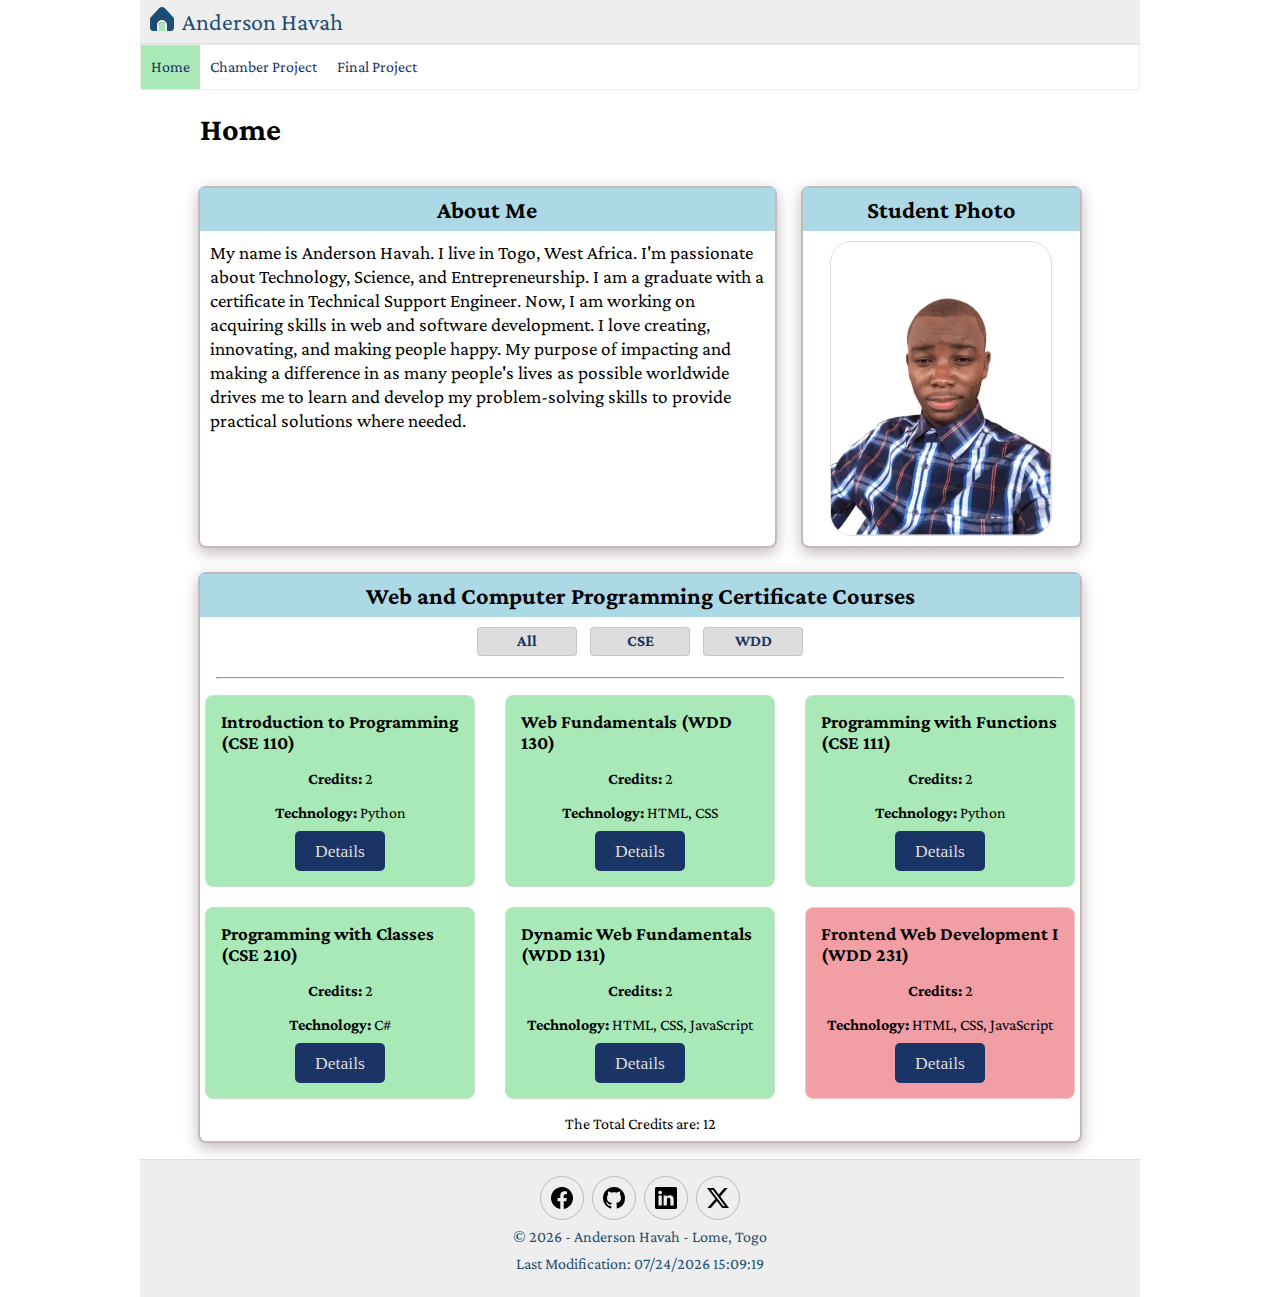
<file: index.html>
<!DOCTYPE html>
<html lang="en-US">

<head>
    <meta charset="UTF-8">
    <meta name="viewport" content="width=device-width, initial-scale=1.0">
    <meta name="description"
        content="This is the home page for the WDD 231 course for the student Anderson Havah. It includes information about the course, student details, and a list of courses with credits.">
    <meta name="author" content="Anderson Havah">

    <title>WDD 231 Course Home Page | Anderson Havah</title>

    <!-- Meta OG Tags -->
    <meta property="og:title" content="Anderson Havah | WDD 231 Course Home Page">
    <meta property="og:type" content="website">
    <meta property="og:image"
        content="https://andersonhavah.github.io/wdd231/chamber/images/meta-tag-image.webp">
    <meta property="og:url" content="https://andersonhavah.github.io/wdd231/index.html">
    <meta property="og:description"
        content="Anderson Havah's WDD 231 - Web Frontend Development I, home page. This page includes information about the course, student details, and a list of courses with credits.">
    <meta property="og:locale" content="en_US">

    <!-- Styles Sheets -->
    <link rel="stylesheet" href="styles/normalize.css">
    <link rel="stylesheet" href="styles/small.css">
    <link rel="stylesheet" href="styles/larger.css">

    <!-- Favicon -->
     <link rel="icon" href="favicon.ico" type="image/x-icon">

    <!-- Scripts -->
    <script src="scripts/navigation.js" defer></script>
    <script src="scripts/date.js" defer></script>
    <script src="scripts/course.js" defer></script>

    <!-- Google font -->
    <link rel="preconnect" href="https://fonts.googleapis.com">
    <link rel="preconnect" href="https://fonts.gstatic.com" crossorigin>
    <link href="https://fonts.googleapis.com/css2?family=Crimson+Pro&display=swap" rel="stylesheet">


</head>

<body>
    <header>
        <img src="images/home.svg" alt="Site Logo" width="512" height="512">
        <span>Anderson Havah</span>
        <button id="ham-btn" class="hamburger" aria-label="Toggle Navigation"></button>
    </header>
    <nav id="nav-bar" class="navigation">
        <ul>
            <li class="current"><a href="index.html">Home</a></li>
            <li><a href="chamber/index.html">Chamber Project</a></li>
            <li><a href="final/index.html">Final Project</a></li>
        </ul>
    </nav>
    <main>
        <h1>Home</h1>
        <section class="card-aboutme">
            <h2>About Me</h2>
            <p>
                My name is Anderson Havah. I live in Togo, West Africa.
                I'm passionate about Technology, Science, and Entrepreneurship.
                I am a graduate with a certificate in Technical Support Engineer.
                Now, I am working on acquiring skills in web and software development.
                I love creating, innovating, and making people happy.
                My purpose of impacting and making a difference in as many people's lives as possible worldwide
                drives me to learn and develop my problem-solving skills to provide practical solutions where needed.
            </p>
        </section>
        
        <section class="card-photo">
            <h2>Student Photo</h2>
            <figure>
                <img src="images/anderson-photo.webp" alt="Anderson Havah">
            </figure>
        </section>
        
        <section class="card-certificate">
            <h2>Web and Computer Programming Certificate Courses</h2>
            <div class="filters">
                <button id="all">All</button>
                <button id="cse">CSE</button>
                <button id="wdd">WDD</button>
            </div>
            <hr>
            <div id="courses"></div>
            <p>The Total Credits are: <span id="total-credits">0</span></p>
        </section>
        
        <dialog id="courses-details"></dialog>
    </main>

    <footer>
        <div class="social">
            <a href="https://www.facebook.com/anderson.havah" target="_blank"><img src="images/facebook.svg" alt="facebook" width="16" height="16"></a>
            <a href="https://github.com/andersonhavah" target="_blank"><img src="images/github.svg" alt="github icon" width="16" height="16"></a>
            <a href="https://www.linkedin.com/in/anderson-havah/" target="_blank"><img src="images/linkedin.svg" alt="linkedin" width="16" height="16"></a>
            <a href="https://x.com/havahanderson" target="_blank"><img src="images/twitter-x.svg" alt="x (old twitter)" width="16" height="16"></a>

        </div>

        <p>&copy; <span id="currentYear"></span> - Anderson Havah - Lome, Togo</p>
        <p id="lastModified"></p>
    </footer>

</body>

</html>
</file>
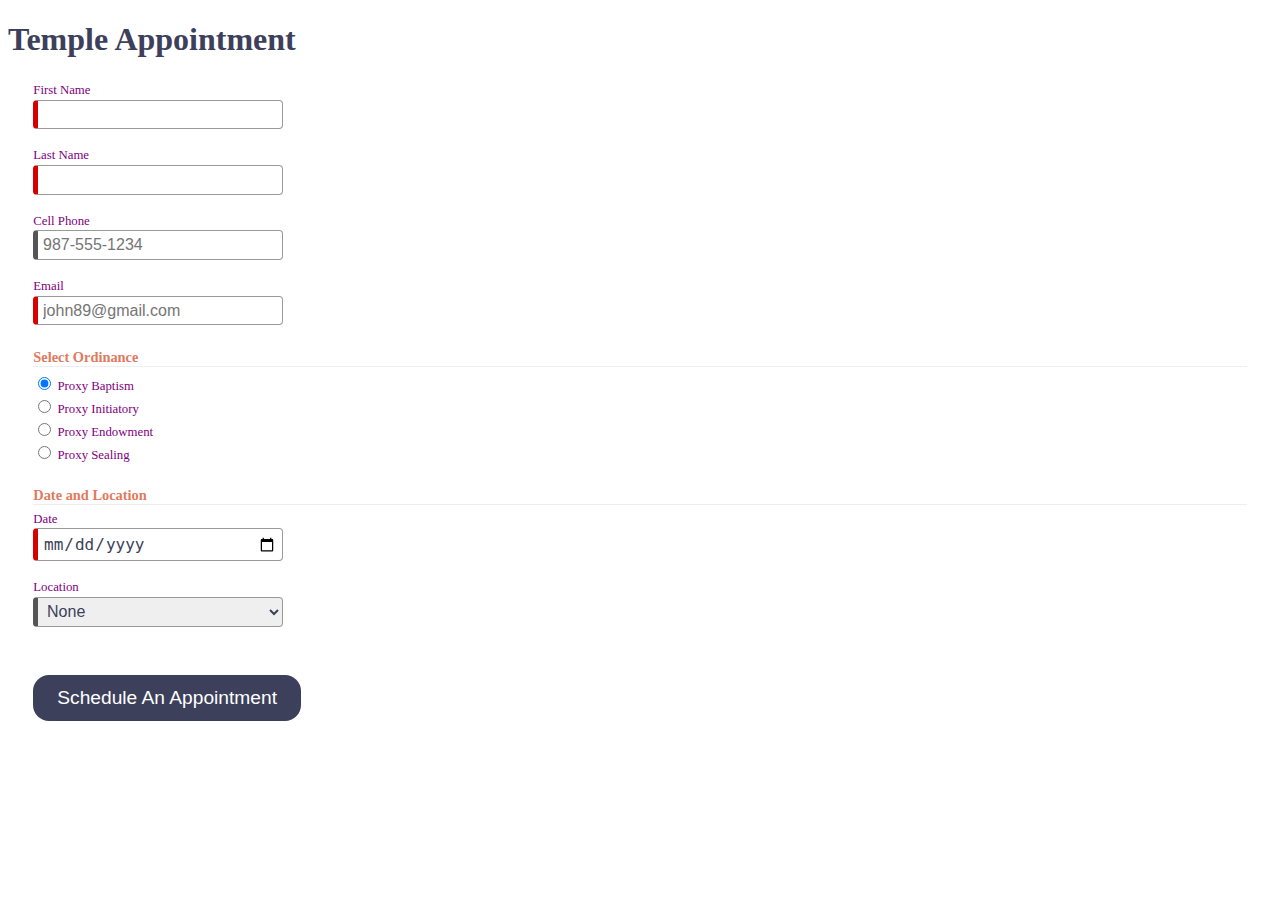
<file: advanced-form/index.html>
<!DOCTYPE html>
<html lang="en">

<head>
  <meta charset="UTF-8">
  <meta name="viewport" content="width=device-width, initial-scale=1.0">
  <meta name="description" content="Advanced Form Example using URLsearch parameters.">
  <meta name="author" content="Anderson Havah">

  <link rel="stylesheet" href="styles/small.css">
  <link rel="stylesheet" href="styles/large.css">

  <title>Advanced Form Example</title>
</head>

<body>

  <main>
    <h1>Temple Appointment</h1>

    <form method="GET" action="thanks.html" class="designOne">
      <label>First Name <input type="text" name="first" required autocomplete="given-name"
          title="Your First Name"></label>
      <label>Last Name <input type="text" name="last" required autocomplete="family-name"
          title="Your Last Name"></label>
      <label>Cell Phone <input type="tel" name="phone" autocomplete="tel" title="A Phone Number with dashes"
          placeholder="987-555-1234"></label>
      <label>Email <input type="email" name="email" required placeholder="john89@gmail.com" title="Your Email"
          autocomplete="email"></label>


      <h3>Select Ordinance</h3>
      <label><input type="radio" name="ordinance" value="Baptism" checked> Proxy Baptism</label>
      <label><input type="radio" name="ordinance" value="Initiatory"> Proxy Initiatory</label>
      <label><input type="radio" name="ordinance" value="Endowment"> Proxy Endowment</label>
      <label><input type="radio" name="ordinance" value="Sealing"> Proxy Sealing</label>


      <h3>Date and Location</h3>
      <label>Date <input type="date" name="date" required></label>

      <label>Location
        <select name="location" required>
          <option value="">None</option>
          <option value="Payson">Payson</option>
          <option value="Orem">Orem</option>
          <option value="Provo City Center">Provo City Center</option>
        </select>
      </label>

      <input type="submit" value="Schedule An Appointment">
    </form>


  </main>

</body>

</html>
</file>
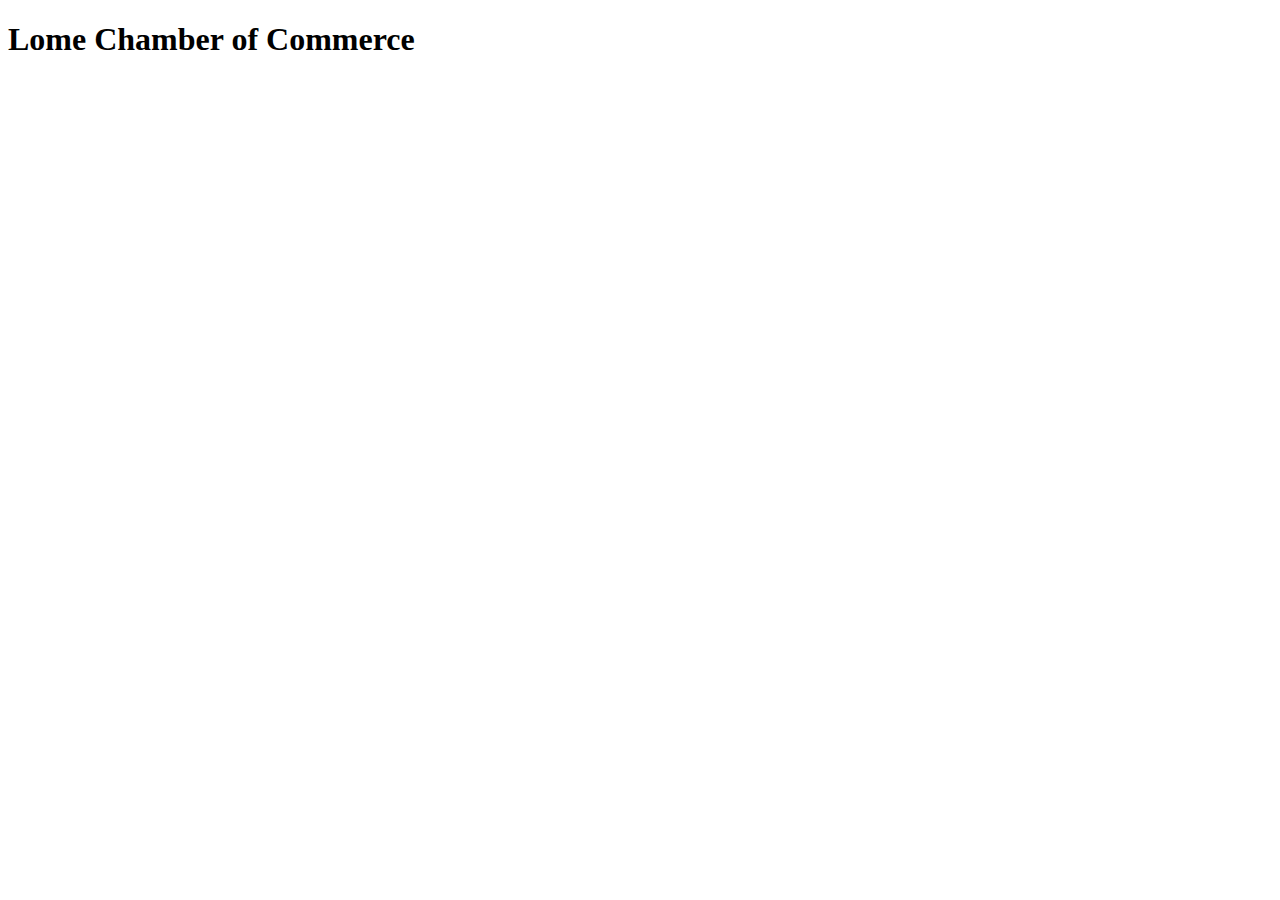
<file: chamber/index.html>
<!DOCTYPE html>
<html lang="en">

<head>
    <meta charset="UTF-8">
    <meta name="viewport" content="width=device-width, initial-scale=1.0">
    <title>Document</title>
</head>

<body>
    <h1>Lome Chamber of Commerce</h1>
</body>

</html>
</file>
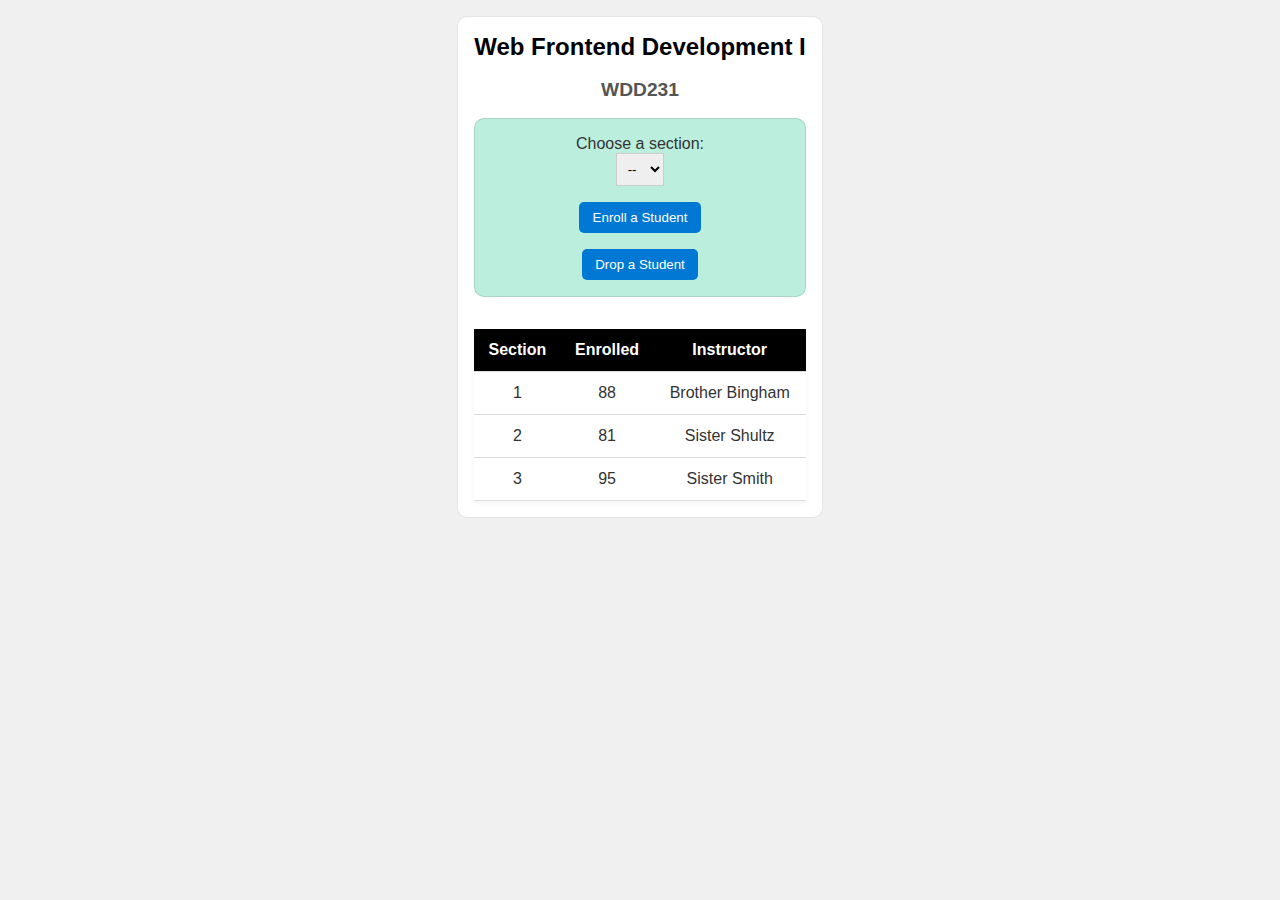
<file: modules.html>
<!DOCTYPE html>
<html lang="en">

<head>
    <meta charset="UTF-8">
    <meta name="viewport" content="width=device-width, initial-scale=1.0">
    <title>Modules Example: Course and Sections</title>
    <link rel="stylesheet" href="styles/modules.css">
    <script type="module" src="scripts/modules.js"></script>
</head>

<body>
    <main>
        <h1 id="courseName"></h1>
        <h2 id="courseCode"></h2>

        <div id="enrollment">
            <p>Choose a section:</p>
            <select id="sectionNumber">
                <option value="0" disabled selected>--</option>
            </select>
            <button id="enrollStudent">Enroll a Student</button>
            <button id="dropStudent">Drop a Student</button>
        </div>

        <table>
            <thead>
                <tr>
                    <th>Section</th>
                    <th>Enrolled</th>
                    <th>Instructor</th>
                </tr>
            </thead>
            <tbody id="sections"></tbody>
        </table>
    </main>
</body>

</html>
</file>
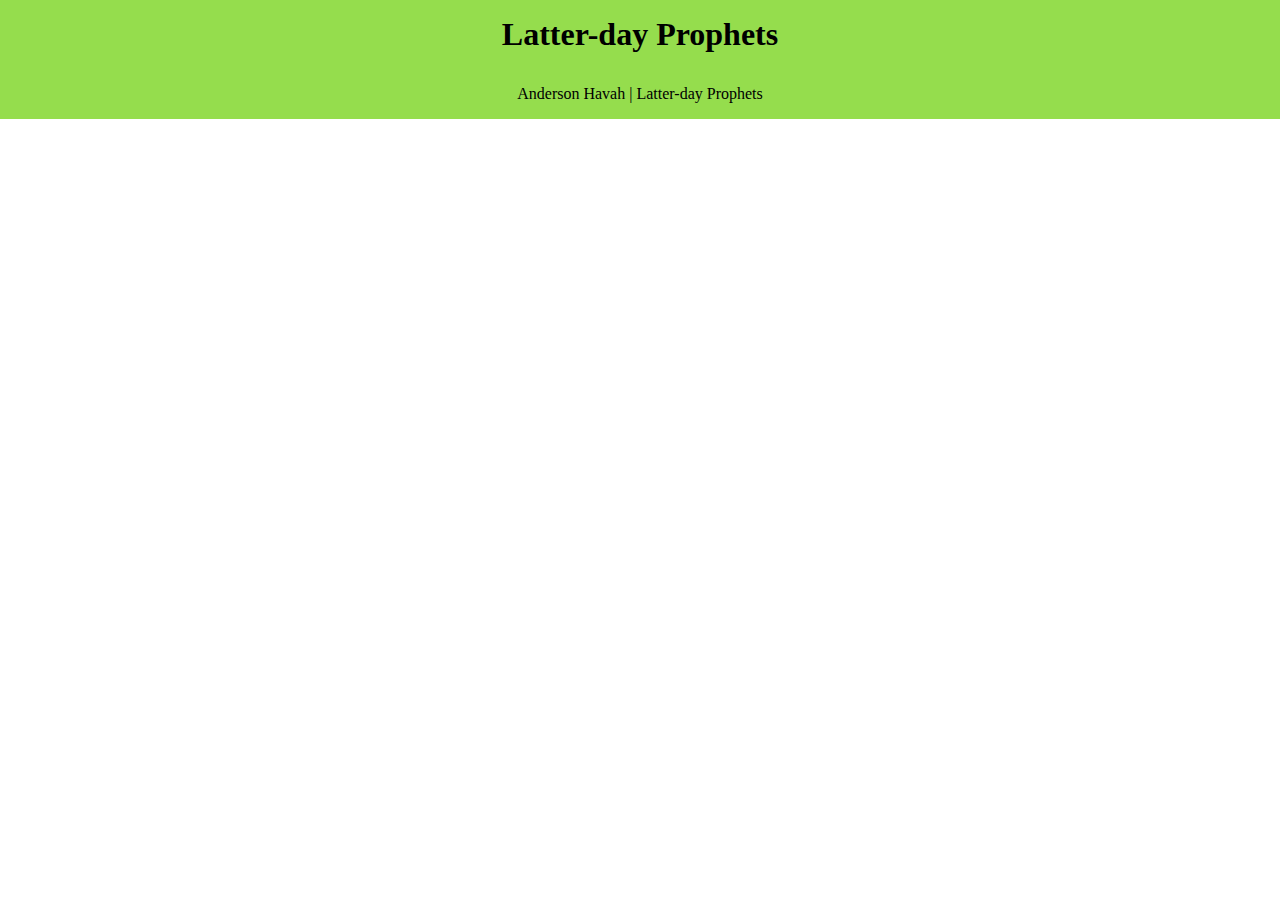
<file: prophets.html>
<!DOCTYPE html>
<html lang="en">

<head>
    <meta charset="UTF-8">
    <meta name="viewport" content="width=device-width, initial-scale=1.0">
    <meta name="description"
        content="This is the page for the prophets assignment showcasing the use asynchronous and fetch API in Javascript.">
    <meta name="author" content="Anderson Havah">
    <title>Prophets</title>

    <link rel="preconnect" href="https://fonts.googleapis.com">
    <link rel="preconnect" href="https://fonts.gstatic.com" crossorigin>
    <link href="https://fonts.googleapis.com/css2?family=Roboto:wght@100;400&display=swap" rel="stylesheet">
    <link rel="stylesheet" href="styles/prophets.css">
    <script src="scripts/prophets.js" defer></script>

</head>

<body>
    <header>
        <h1>Latter-day Prophets</h1>
    </header>
    <main>
        <div id="cards"></div>
    </main>
    <footer>
        Anderson Havah | Latter-day Prophets
    </footer>
</body>

</html>
</file>
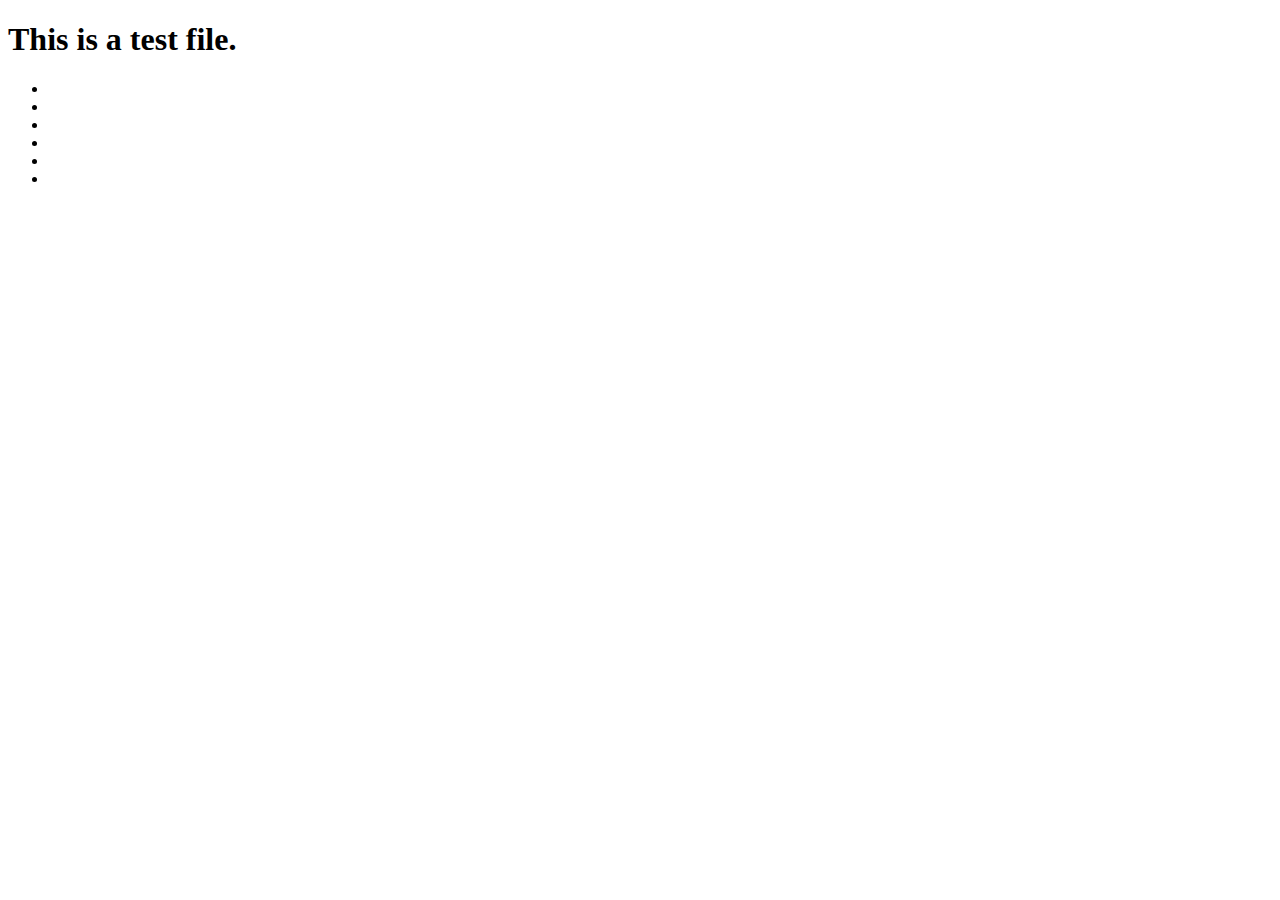
<file: test.html>
<!DOCTYPE html>
<html lang="en">
<head>
    <meta charset="UTF-8">
    <meta name="viewport" content="width=device-width, initial-scale=1.0">
    <title>Test File</title>
</head>
<body>
    <h1>This is a test file.</h1>
    <p>
        <ul>
            <li><a href=""></a></li>
            <li><a href=""></a></li>
            <li><a href=""></a></li>
            <li><a href=""></a></li>
            <li><a href=""></a></li>
            <li><a href=""></a></li>
        </ul>
    </p>
</body>
</html>
</file>
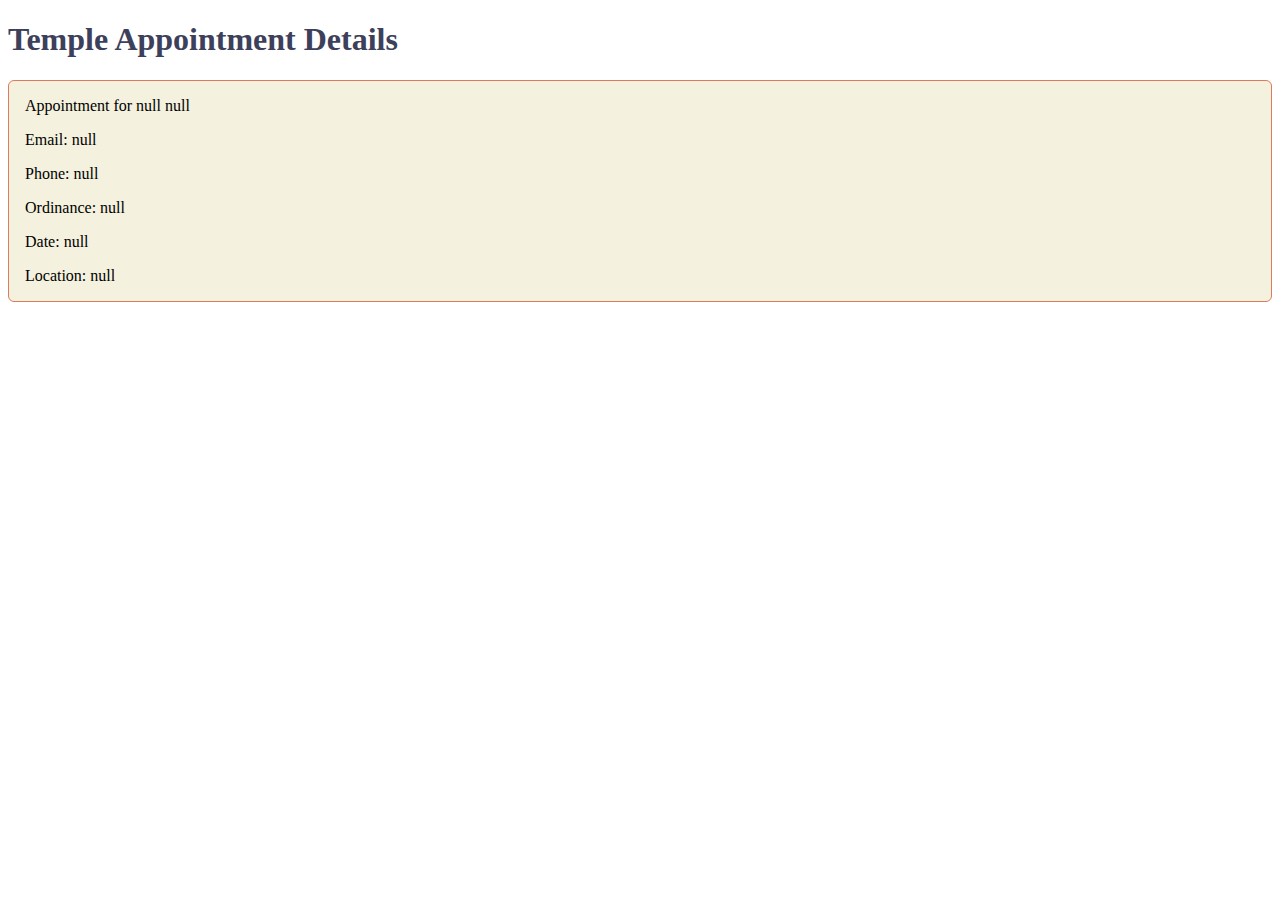
<file: advanced-form/thanks.html>
<!DOCTYPE html>
<html lang="en">

<head>
  <meta charset="UTF-8">
  <meta name="viewport" content="width=device-width, initial-scale=1.0">
  <meta name="description" content="A thank you page for the advanced form submission practice.">
  <meta name="author" content="Anderson Havah">

  <link rel="stylesheet" href="styles/small.css">
  <link rel="stylesheet" href="styles/large.css">

  <title>Thank You Page After Form Submission</title>
</head>

<body>

  <main>
    <h1>Temple Appointment Details</h1>

    <div id="results"></div>

  </main>



  <script src="js/scripts.js"></script>
</body>
</html>
</file>
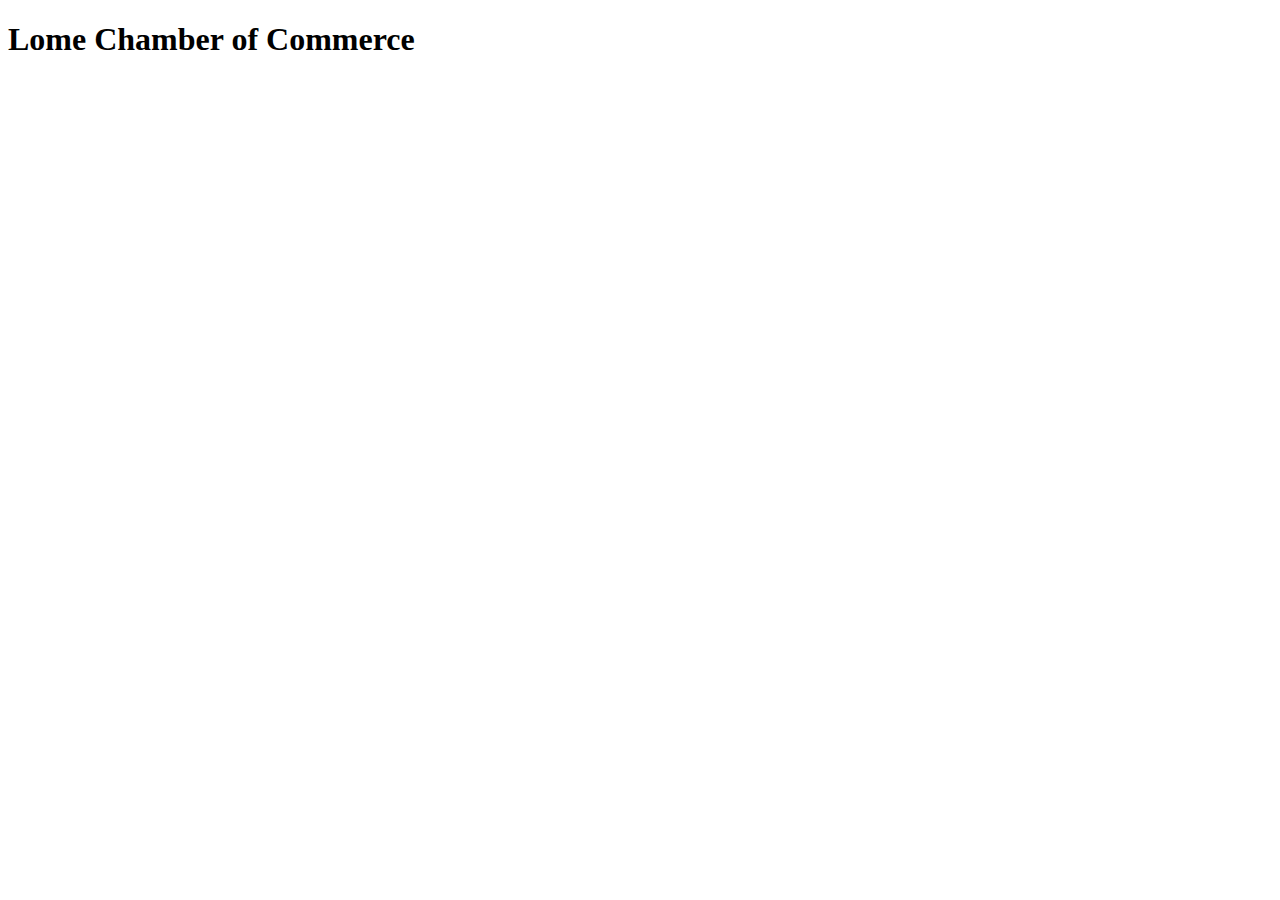
<file: chamber/directory.html>
<!DOCTYPE html>
<html lang="en">

<head>
    <meta charset="UTF-8">
    <meta name="viewport" content="width=device-width, initial-scale=1.0">
     <!-- Title -->
     <title>Lome Chamber of Commerce | Business Directory</title>
</head>

<body>
    <header>
        <h1>Lome Chamber of Commerce</h1>
    </header>
</body>

</html>
</file>
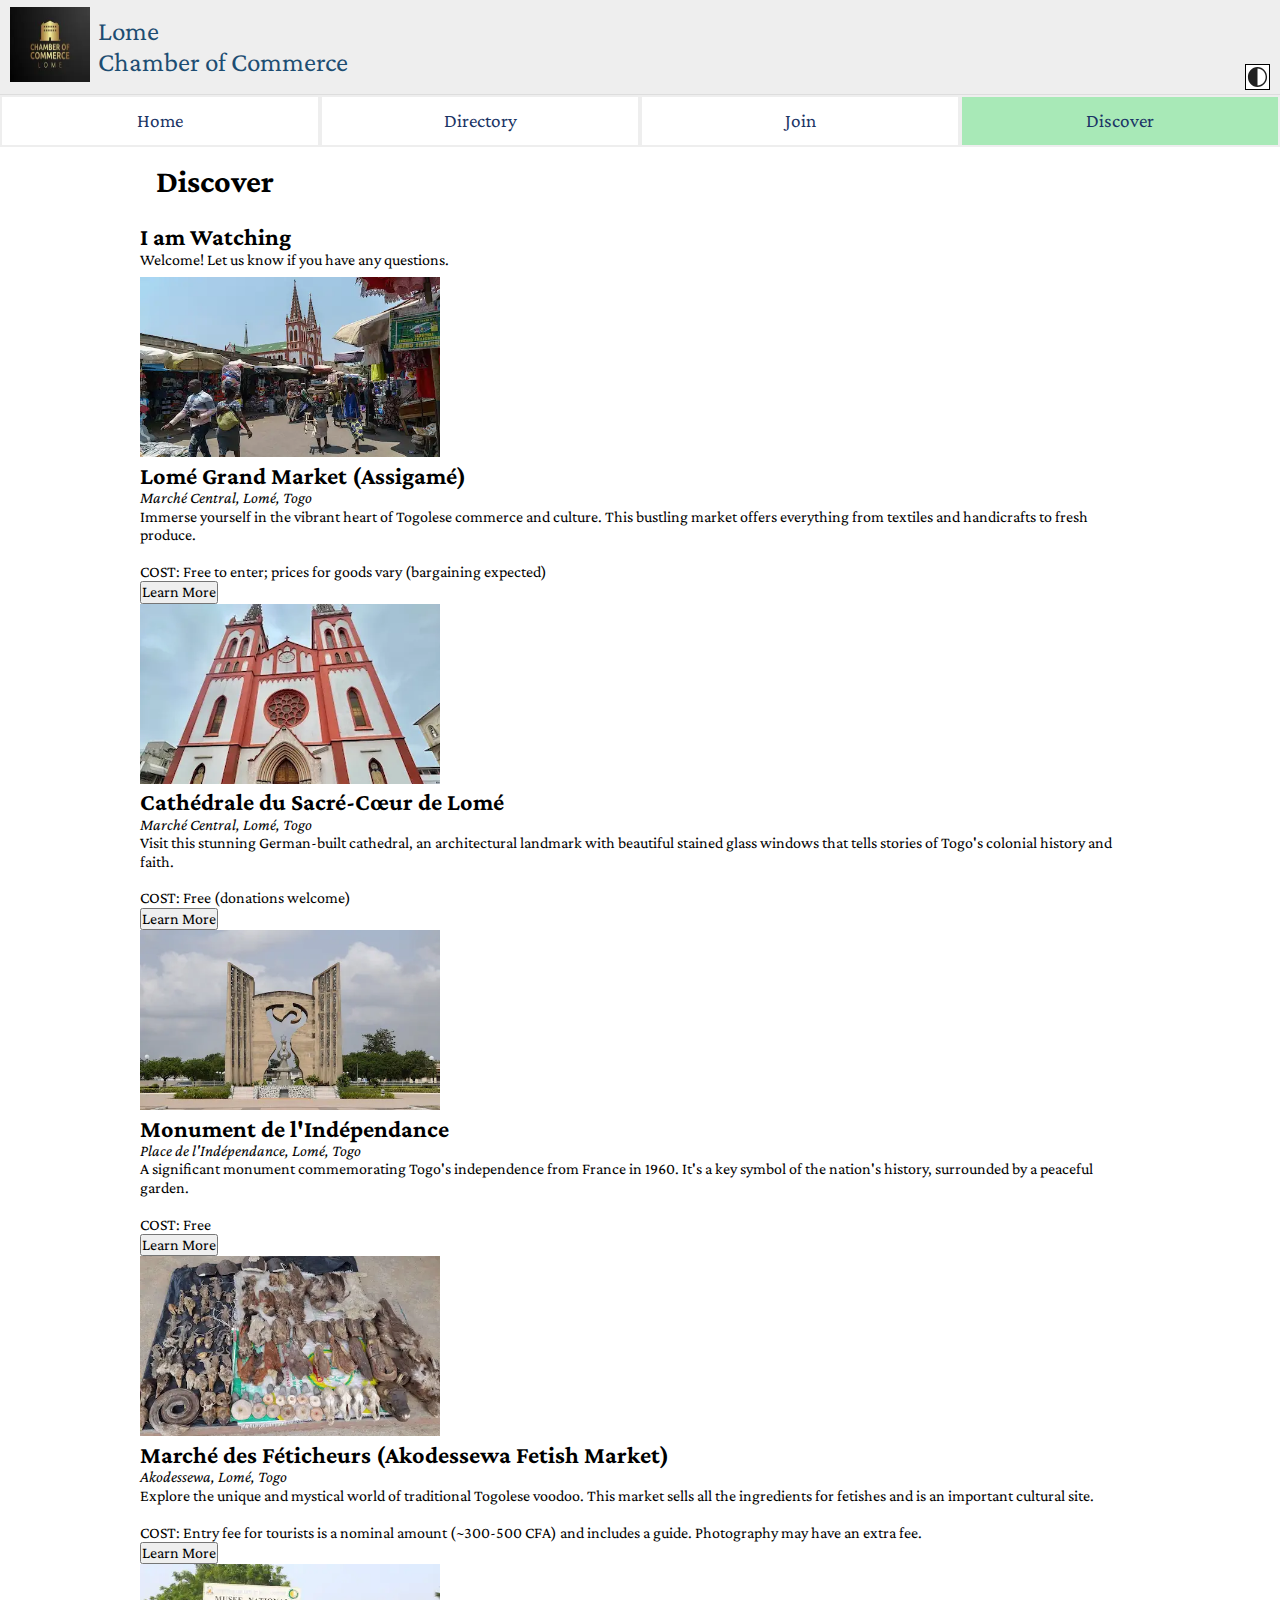
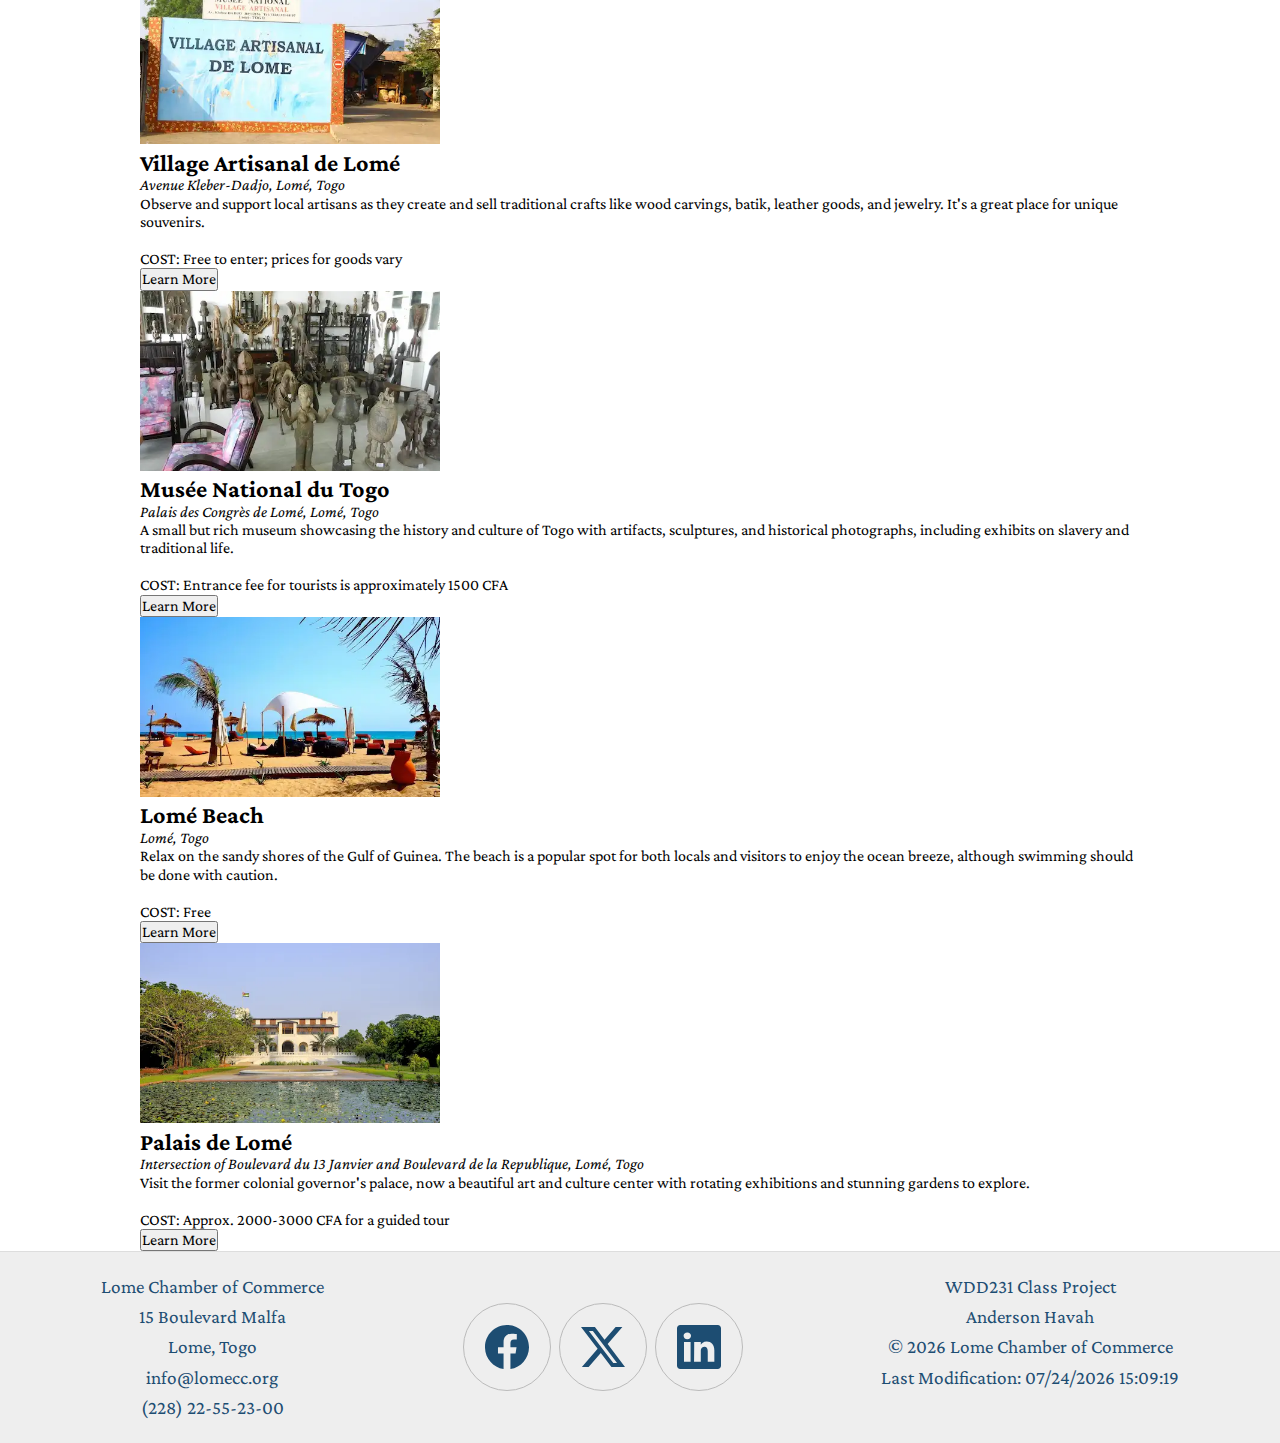
<file: chamber/discover.html>
<!DOCTYPE html>
<html lang="en-US">

<head>
    <meta charset="UTF-8">
    <meta name="viewport" content="width=device-width, initial-scale=1.0">
    <meta name="description"
        content="This is the membership application page to join the chamber of commerce of Lome, Togo.">
    <meta name="author" content="Anderson Havah">

    <title>Discover | Lome Chamber of Commerce</title>

    <!-- Meta OG Tags -->
    <meta property="og:title" content="Lome Chamber of Commerce">
    <meta property="og:type" content="website">
    <meta property="og:image" content="https://andersonhavah.github.io/wdd231/chamber/images/meta-tag-image.webp">
    <meta property="og:url" content="https://andersonhavah.github.io/wdd231/chamber/join.html">
    <meta property="og:description"
        content="This is the membership application page to join the chamber of commerce of Lome, Togo.">
    <meta property="og:locale" content="en_US">

    <!-- Styles Sheets -->
    <link rel="stylesheet" href="styles/normalize.css">
    <link rel="stylesheet" href="styles/small.css">
    <link rel="stylesheet" href="styles/medium.css">
    <link rel="stylesheet" href="styles/larger.css">

    <!-- Favicon -->
    <link rel="icon" href="favicon.ico" type="image/x-icon">

    <!-- Scripts -->
    <script src="scripts/navigation.js" defer></script>
    <script src="scripts/date.js" defer></script>
    <script src="scripts/message.js" defer></script>
    <script src="scripts/discover.js" type="module"></script>

    <!-- Google font -->
    <link rel="preconnect" href="https://fonts.googleapis.com">
    <link rel="preconnect" href="https://fonts.gstatic.com" crossorigin>
    <link href="https://fonts.googleapis.com/css2?family=Crimson+Pro&display=swap" rel="stylesheet">

</head>

<body>
    <!-- Header -->
    <header>
        <img src="images/logo.webp" alt="Site Logo" width="512" height="512">
        <span>Lome <br>Chamber of Commerce</span>
        <button id="ham-btn" class="hamburger" aria-label="Toggle Navigation"></button>
    </header>
    <!-- Navigation -->
    <nav id="nav-bar" class="navigation">
        <ul>
            <li><a href="index.html">Home</a></li>
            <li><a href="directory.html">Directory</a></li>
            <li><a href="join.html">Join</a></li>
            <li class="current"><a href="discover.html">Discover</a></li>
        </ul>
    </nav>
    <img src="images/dark.svg" alt="dark mode" id="darkBtn">

    <!-- Main -->
    <main class="join-main">
        <h1>Discover</h1>
        <div class="first-div">
            <h2>I am Watching</h2>
            <p id="timeBetween"></p>
        </div>
        
        <div id="allplaces">
        </div>
        
    </main>

    <footer>
        <div class="address">
            <p>Lome Chamber of Commerce</p>
            <p>15 Boulevard Malfa</p>
            <p>Lome, Togo</p>
            <p>info@lomecc.org</p>
            <p>(228) 22-55-23-00</p>
        </div>
        <div class="social">
            <a href="#" target="_blank"><img src="images/facebook.svg" alt="facebook" width="16" height="16"></a>
            <a href="#" target="_blank"><img src="images/twitter-x.svg" alt="x (old twitter)" width="16"
                    height="16"></a>
            <a href="#" target="_blank"><img src="images/linkedin.svg" alt="linkedin" width="16" height="16"></a>
        </div>
        <div class="project">
            <p>WDD231 Class Project</p>
            <p>Anderson Havah</p>
            <p>&copy; <span id="currentYear"></span> Lome Chamber of Commerce</p>
            <p id="lastModified"></p>
        </div>
    </footer>

</body>

</html>
</file>
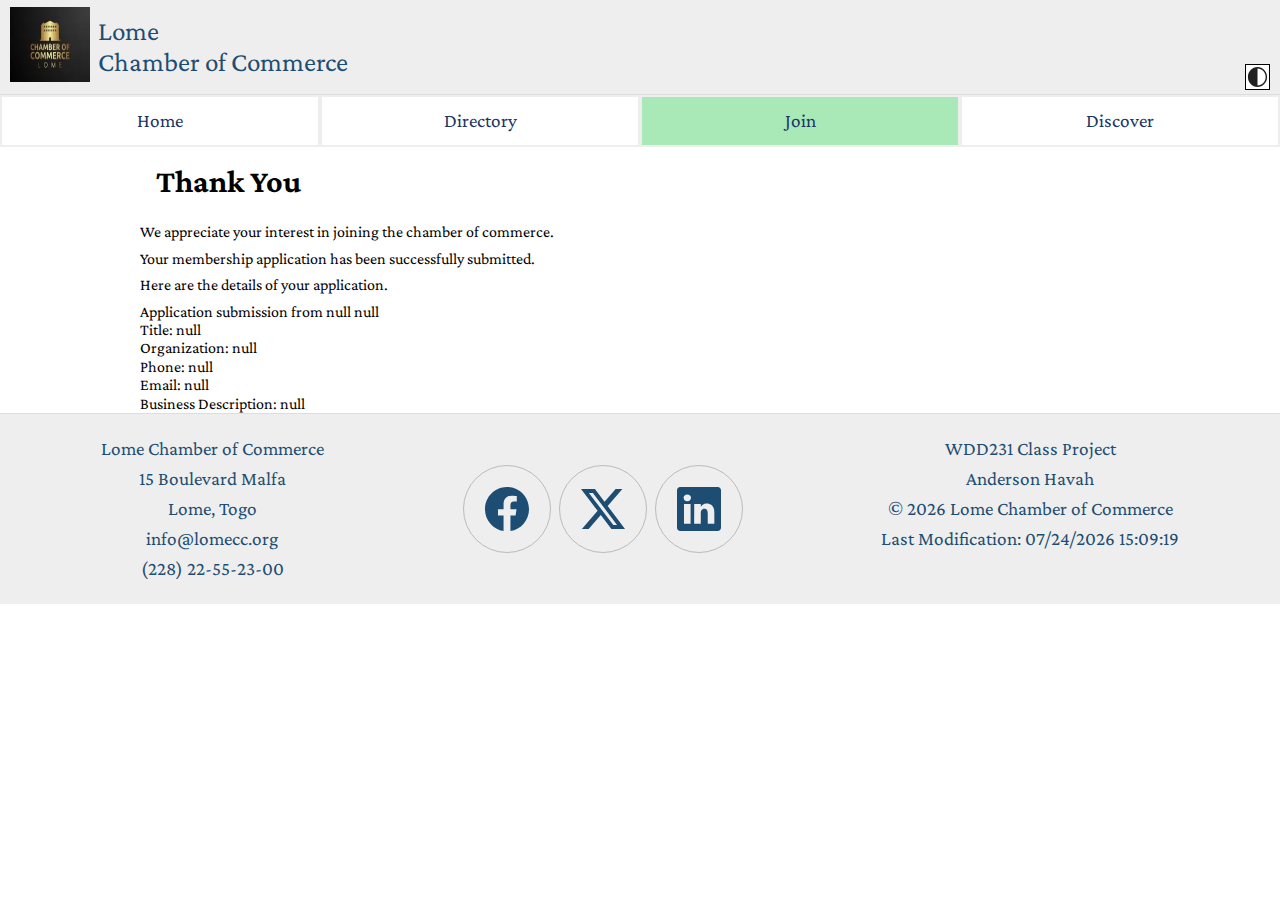
<file: chamber/thankyou.html>
<!DOCTYPE html>
<html lang="en-US">

<head>
    <meta charset="UTF-8">
    <meta name="viewport" content="width=device-width, initial-scale=1.0">
    <meta name="description"
        content="This is the membership application page to join the chamber of commerce of Lome, Togo. ">
    <meta name="author" content="Anderson Havah">

    <title>Join | Lome Chamber of Commerce</title>

    <!-- Meta OG Tags -->
    <meta property="og:title" content="Lome Chamber of Commerce">
    <meta property="og:type" content="website">
    <meta property="og:image" content="https://andersonhavah.github.io/wdd231/chamber/images/meta-tag-image.webp">
    <meta property="og:url" content="https://andersonhavah.github.io/wdd231/chamber/join.html">
    <meta property="og:description"
        content="This is the membership application page to join the chamber of commerce of Lome, Togo.">
    <meta property="og:locale" content="en_US">

    <!-- Styles Sheets -->
    <link rel="stylesheet" href="styles/normalize.css">
    <link rel="stylesheet" href="styles/small.css">
    <link rel="stylesheet" href="styles/larger.css">

    <!-- Favicon -->
    <link rel="icon" href="favicon.ico" type="image/x-icon">

    <!-- Scripts -->
    <script src="scripts/navigation.js" defer></script>
    <script src="scripts/date.js" defer></script>
    <script src="scripts/formdata.js" defer></script>


    <!-- Google font -->
    <link rel="preconnect" href="https://fonts.googleapis.com">
    <link rel="preconnect" href="https://fonts.gstatic.com" crossorigin>
    <link href="https://fonts.googleapis.com/css2?family=Crimson+Pro&display=swap" rel="stylesheet">


</head>

<body>
    <!-- Header -->
    <header>
        <img src="images/logo.webp" alt="Site Logo" width="512" height="512">
        <span>Lome <br>Chamber of Commerce</span>
        <button id="ham-btn" class="hamburger" aria-label="Toggle Navigation"></button>
    </header>
    <!-- Navigation -->
    <nav id="nav-bar" class="navigation">
        <ul>
            <li><a href="index.html">Home</a></li>
            <li><a href="directory.html">Directory</a></li>
            <li class="current"><a href="join.html">Join</a></li>
            <li><a href="#">Discover</a></li>
        </ul>
    </nav>
    <img src="images/dark.svg" alt="dark mode" id="darkBtn">

    <!-- Main -->
    <main class="thankyou-main">
        <h1>Thank You</h1>
        <p>We appreciate your interest in joining the chamber of commerce.</p>
        <p>Your membership application has been successfully submitted.</p>
        <p>Here are the details of your application.</p>
        <div id="results"></div>
    </main>

    <footer>
        <div class="address">
            <p>Lome Chamber of Commerce</p>
            <p>15 Boulevard Malfa</p>
            <p>Lome, Togo</p>
            <p>info@lomecc.org</p>
            <p>(228) 22-55-23-00</p>
        </div>
        <div class="social">
            <a href="#" target="_blank"><img src="images/facebook.svg" alt="facebook" width="16" height="16"></a>
            <a href="#" target="_blank"><img src="images/twitter-x.svg" alt="x (old twitter)" width="16"
                    height="16"></a>
            <a href="#" target="_blank"><img src="images/linkedin.svg" alt="linkedin" width="16" height="16"></a>
        </div>
        <div class="project">
            <p>WDD231 Class Project</p>
            <p>Anderson Havah</p>
            <p>&copy; <span id="currentYear"></span> Lome Chamber of Commerce</p>
            <p id="lastModified"></p>
        </div>
    </footer>

</body>

</html>
</file>
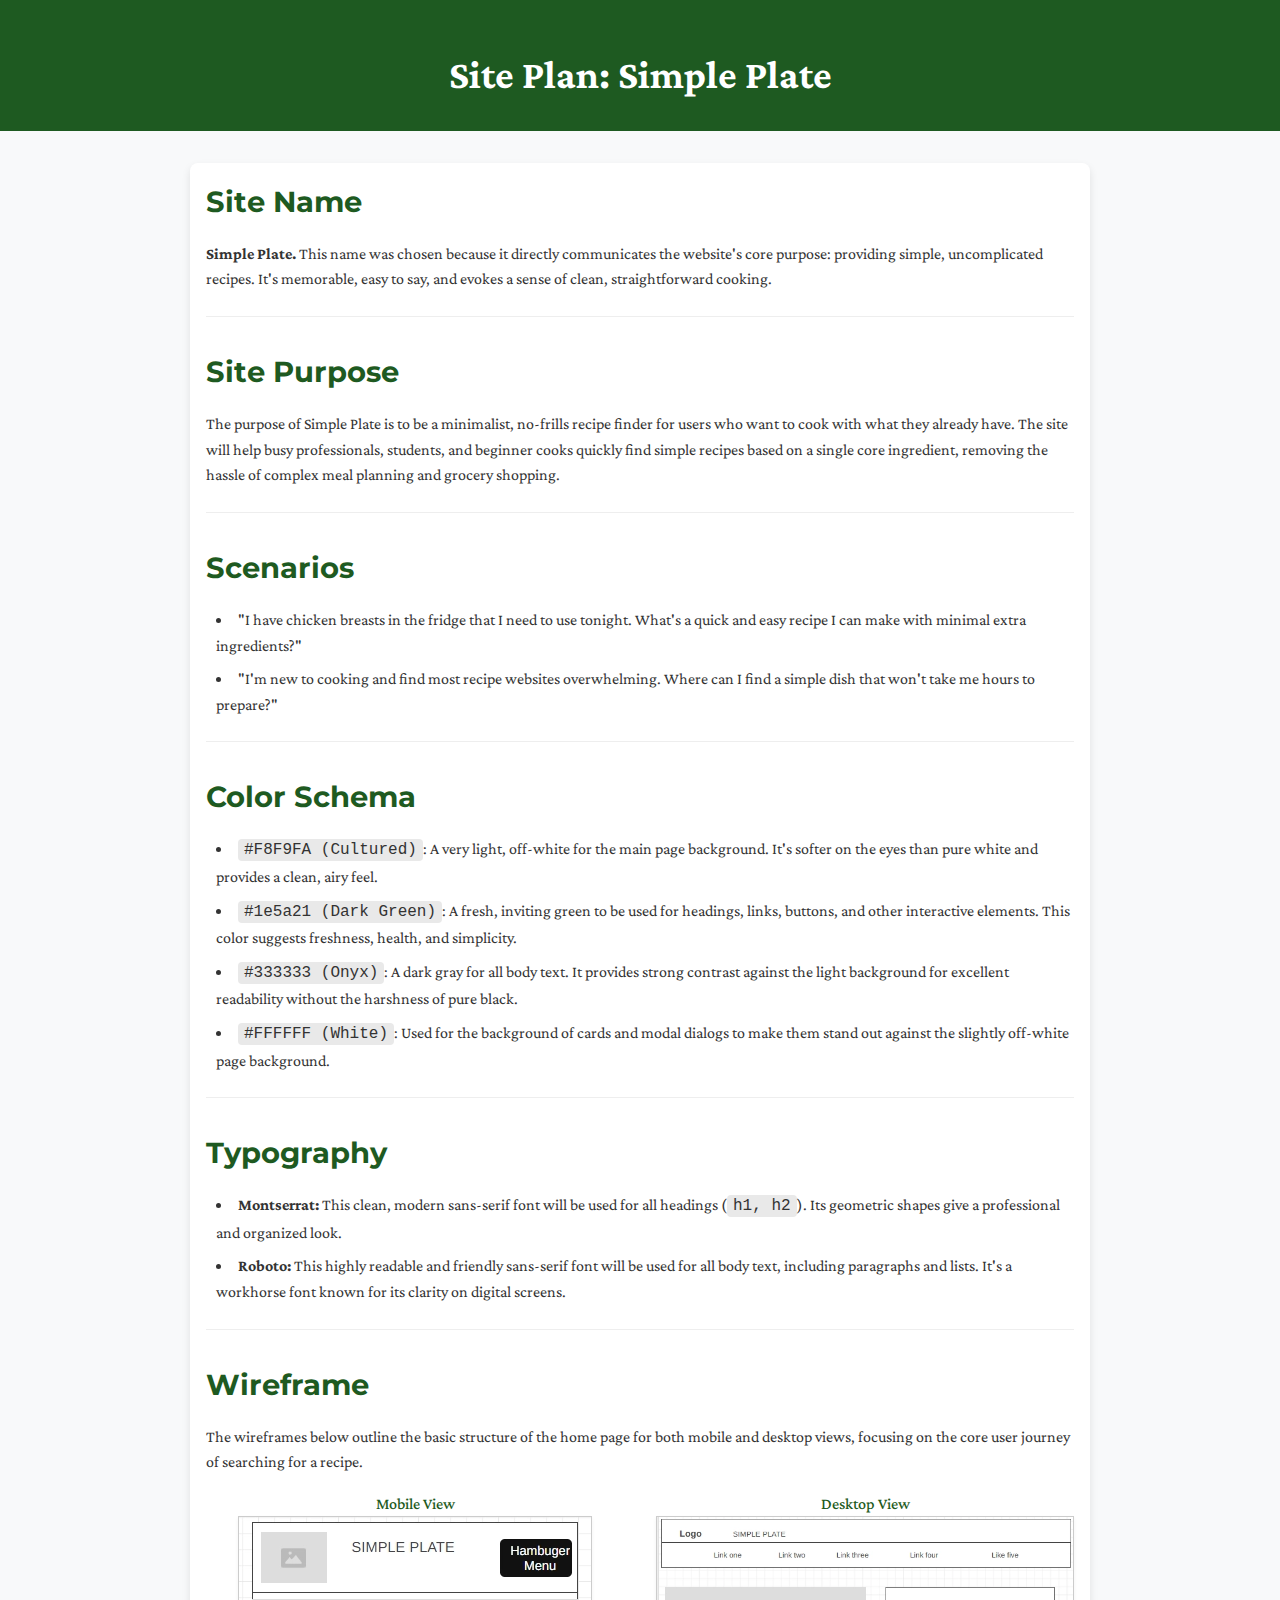
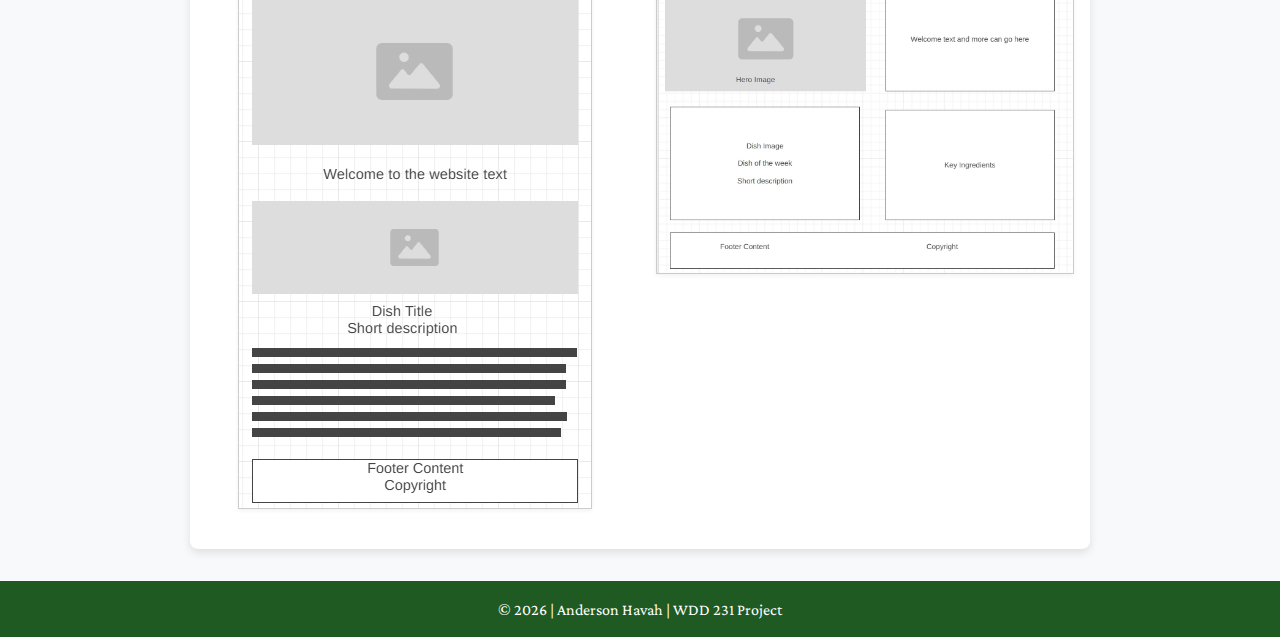
<file: final/siteplan.html>
<!DOCTYPE html>
<html lang="en">

<head>
    <meta charset="UTF-8">
    <meta name="viewport" content="width=device-width, initial-scale=1.0">
    <title>Simple Plate | Site Plan</title>
    <meta name="description" content="The site plan for the Simple Plate recipe finder website project.">
    <link rel="preconnect" href="https://fonts.googleapis.com">
    <link rel="preconnect" href="https://fonts.gstatic.com" crossorigin>
    <link href="https://fonts.googleapis.com/css2?family=Montserrat:wght@700&family=Roboto:wght@400;500&display=swap"
        rel="stylesheet">

    <link rel="stylesheet" href="styles/normalize.css">
    <link rel="stylesheet" href="styles/siteplan.css">

    <!-- Google font -->
    <link rel="preconnect" href="https://fonts.googleapis.com">
    <link rel="preconnect" href="https://fonts.gstatic.com" crossorigin>
    <link href="https://fonts.googleapis.com/css2?family=Crimson+Pro&display=swap" rel="stylesheet">
</head>

<body>
    <header>
        <h1>Site Plan: Simple Plate</h1>
    </header>
    <main>
        <section id="name">
            <h2>Site Name</h2>
            <p>
                <strong>Simple Plate.</strong> This name was chosen because it directly communicates the website's core
                purpose: providing simple, uncomplicated recipes. It's memorable, easy to say, and evokes a sense of
                clean, straightforward cooking.
            </p>
        </section>

        <section id="purpose">
            <h2>Site Purpose</h2>
            <p>
                The purpose of Simple Plate is to be a minimalist, no-frills recipe finder for users who want to cook
                with what they already have. The site will help busy professionals, students, and beginner cooks quickly
                find simple recipes based on a single core ingredient, removing the hassle of complex meal planning and
                grocery shopping.
            </p>
        </section>

        <section id="scenarios">
            <h2>Scenarios</h2>
            <ul>
                <li>"I have chicken breasts in the fridge that I need to use tonight. What's a quick and easy recipe I
                    can make with minimal extra ingredients?"</li>
                <li>"I'm new to cooking and find most recipe websites overwhelming. Where can I find a simple dish that
                    won't take me hours to prepare?"</li>
            </ul>
        </section>

        <section id="color-schema">
            <h2>Color Schema</h2>
            <ul>
                <li><code>#F8F9FA (Cultured)</code>: A very light, off-white for the main page background. It's softer
                    on the eyes than pure white and provides a clean, airy feel.</li>
                <li><code>#1e5a21 (Dark Green)</code>: A fresh, inviting green to be used for headings, links, buttons,
                    and other interactive elements. This color suggests freshness, health, and simplicity.</li>
                <li><code>#333333 (Onyx)</code>: A dark gray for all body text. It provides strong contrast against the
                    light background for excellent readability without the harshness of pure black.</li>
                <li><code>#FFFFFF (White)</code>: Used for the background of cards and modal dialogs to make them stand
                    out against the slightly off-white page background.</li>
            </ul>
        </section>

        <section id="typography">
            <h2>Typography</h2>
            <ul>
                <li>
                    <strong>Montserrat:</strong> This clean, modern sans-serif font will be used for all headings
                    (<code>h1, h2</code>). Its geometric shapes give a professional and organized look.
                </li>
                <li>
                    <strong>Roboto:</strong> This highly readable and friendly sans-serif font will be used for all body
                    text, including paragraphs and lists. It's a workhorse font known for its clarity on digital
                    screens.
                </li>
            </ul>
        </section>

        <section id="wireframe">
            <h2>Wireframe</h2>
            <p>The wireframes below outline the basic structure of the home page for both mobile and desktop views,
                focusing on the core user journey of searching for a recipe.</p>
            <div class="wireframe-container">
                <figure>
                    <figcaption>Mobile View</figcaption>
                    <img src="images/home-mobile-wireframe.webp" alt="Home Page Mobile view Wireframe">
                </figure>
                <figure>
                    <figcaption>Desktop View</figcaption>
                    <img src="images/home-large-wireframe.webp" alt="Home Page Large view Wireframe">
                </figure>
            </div>
        </section>
    </main>
    <footer>
        <p>&copy; <span id="currentYear"></span> | Anderson Havah | WDD 231 Project</p>
    </footer>
    <script>
        document.getElementById("currentYear").textContent = new Date().getFullYear();
    </script>
</body>

</html>
</file>
<file: styles/small.css>
/* --------- COLOR SCHEME ---------------
Dark blue: #1d4d72
Dark blue 2: #1A3465
Light green: #a8e9b7
*/

/* ********************** SITE WIDE ********************* */
* {
    box-sizing: border-box;
    font-family: "Crimson Pro", Cambria, Cochin, Georgia, Times, 'Times New Roman', serif;
    padding: 0;
    margin: 0;
}

/* ********************** HEADER ********************* */
header {
    display: grid;
    grid-template-columns: 24px auto 44px;
    padding: 7px 0 7px 10px;
    align-items: end;
    border-bottom: solid 1px #ddd;
    column-gap: 8px;
    background-color: #eee;
}

header img {
    display: block;
    width: 100%;
    height: auto;
    padding-bottom: 5px;
}

header span {
    font-size: 1.5rem;
    color: #1d4d72;
}

/* ***************** HAMBURGER MENU ***************** */
.hamburger {
    background: none;
    border: none;
    font-size: 2rem;
    color: #1d4d72;
    cursor: pointer;
    font-family: Verdana, Geneva, Tahoma, sans-serif;
}

.hamburger::before {
    content: "\2630";
}

.hamburger.show::before {
    content: "\00D7";
}

/* ********************** NAVIGATION ********************* */
.navigation {
    display: none;
}

.navigation.show {
    display: block;
}

.navigation ul {
    list-style-type: none;
    margin: 0;
    padding: 0;
}

.navigation a {
    display: block;
    padding: 0.8rem 10px;
    color: #1A3465;
    text-decoration: none;
    border-bottom: solid 1px #ddd;
}

.navigation li.current {
    background-color: #a8e9b7;
}

.navigation a:hover {
    background-color: #eee;
    color: #000;
}

/* ******************** MAIN *********************** */
main {
    display: grid;
    grid-template-columns: 1fr;
    gap: 0.5rem;
}

h1 {
    margin-left: 10px;
}

.card-photo img {
    width: 80%;
    height: 80%;
    display: block;
    margin: 10px auto 10px auto;
    border: solid 1px #ddd;
    border-radius: 22px;
}

.card-aboutme,
.card-photo,
.card-certificate {
    border: 2px solid #c4baba;
    border-radius: 8px;
    box-shadow: 0px 5px 15px 0px #c4baba;
    margin: 0.5rem;
    background-color: #ffffff;
}

.card-aboutme h2,
.card-photo h2,
.card-certificate h2 {
    text-align: center;
    background-color: #add8e6;
    padding: .5rem;
}

.card-certificate {
    margin-bottom: 1rem;
}

.card-aboutme p {
    padding: 10px;
    line-height: 1.5rem;
    font-size: 1.2rem;
}

.filters {
    /* display: flex;
    justify-content: center;
    gap: 5px; */
    text-align: center;
    margin: 5px;
}

.filters button {
    padding: 0.25rem 0.5rem;
    border: 1px solid rgba(0, 0, 0, 0.1);
    border-radius: 0.25rem;
    background-color: #ddd;
    color: #1A3465;
    cursor: pointer;
    min-width: 100px;
    font-weight: 700;
    transition: background-color 0.3s;
    margin: 5px;
}

.filters button:hover {
    background-color: #bbb;
}

#courses {
    display: flex;
    flex-wrap: wrap;
    gap: 20px;
    justify-content: space-between;
}

.course-card {
    background-color: #ffffff;
    border: 1px solid #ddd;
    border-radius: 8px;
    padding: 15px;
    width: 280px;
    box-sizing: border-box;
    transition: transform 0.3s ease-in-out;
    margin: 0 auto;
}

hr {
    margin: 1rem;
}

.course-card:hover {
    transform: translateY(-5px);
}

.completed {
    background-color: #a8e9b7;
    border-color: #c3e6cb;
}

.not-completed {
    background-color: #f19ea5;
    border-color: #f5c6cb;
}

button.details-btn {
    background-color: #1A3465;
    color: #ddd;
    border: none;
    border-radius: 5px;
    cursor: pointer;
    text-align: center;
    display: block;
    margin: 5px auto 0;
    padding: 10px 20px;
    font-family: Cambria, Cochin, Georgia, serif;
    font-size: 1.1rem;
}

button.details-btn:hover {
    background-color: #1d4d72;
}

.card-certificate p {
    text-align: center;
    margin-top: 1rem;
    margin-bottom: 0.5rem;
}

#courses-details {
    max-width: 90vw;
    margin: auto auto;
    border: 2px solid #8f8282;
    text-align: center;
    padding: 5px;
    border-radius: 5px;
}

#courses-details p {
    margin-bottom: 5px;
}

#courses-details p:nth-of-type(2) {
    line-height: 2rem;
}

#courses-details h3 {
    margin-bottom: 5px;
}

#courses-details button {
    background-color: #ddd;
    color: #1A3465;
    border-radius: 5px;
    font-family: Cambria, Cochin, Georgia, Times, 'Times New Roman', serif;
    font-size: 1rem;
    cursor: pointer;
    padding: 10px 20px;
}

#courses-details button:hover {
    background-color: #ccc;
}

/* ********************** FOOTER ********************* */

footer {
    background-color: #eee;
    padding: 1rem 10px;
    text-align: center;
    border-top: solid 1px #ddd;
}

footer p {
    margin: .5rem 0;
    color: #1d4d72;
}

.social {
    display: flex;
    justify-content: center;
    column-gap: 8px;
}

.social a {
    display: flex;
    justify-content: center;
    align-items: center;
    width: 44px;
    height: 44px;
    border: #bbb solid 1px;
    border-radius: 22px;
}

.social img {
    width: 22px;
    height: 22px;
}

.social a:hover {
    background-color: #ddd;
}
</file>
<file: styles/larger.css>
@media only screen and (min-width: 38rem) {

    header, nav, footer {
        max-width: 1000px;
        margin: 0 auto;
    }

    main {
        grid-template-columns: 2fr 1fr;
        max-width: 900px;
        margin: 0 auto;
    }

    h1 {
        grid-column: 1 / 3;
    }

    .card-certificate {
        grid-column: 1 / 3;
    }

    .course-card {
        max-width: 270px;
    }

    #courses-details {
        max-width: 500px;
    }
    
    header {
        grid-template-columns: 24px auto;
    }

    .hamburger {
        display: none;
    }

    .navigation {
        display: block;
        border: solid 1px #eee;
    }

    .navigation ul {
        display: flex;
    }

    .navigation a {
        border: none;
    }

}
</file>
<file: advanced-form/styles/small.css>
*{box-sizing: border-box;}
html {
  -webkit-text-size-adjust: 100%; 
  -ms-text-size-adjust: 100%;
}

h1 {
  color: #3D405B;
}

form {
    margin: 1rem 2%;
  
    label {
      display: block;
      font-size: .8rem;
      color: purple;
      padding-top: .2rem;
    }
    h3 {
      font-size: .9rem;
      color: #E07A5F;
      margin: 1.5rem 0 .2rem 0;
      border-bottom: 1px solid #eee;
    }
  
    input[type=text],
    input[type=tel],
    input[type=date],
    input[type=email],
    select {
      display: block;
      margin: .1rem 0 1rem 0 ;
      padding: .3rem;
      border: 1px solid #999;
      border-radius: 4px;
      border-left-width: 5px;
      border-left-color:#555;
      font-size: 1rem;
      color: #3D405B;
      width: 250px;
    }
  
    input:required {border-left-color: #d70000;}
    input:focus {border-left-color: black; outline:none;}
    input:required:valid{border-left-color: green;}
  
    input[type=submit] {
      border: none;
      text-align: center;
      background-color: #3D405B;
      color: white;
      border-radius: 1rem;
      padding: .75rem 1.5rem;
      margin: 2rem 0;
      font-size: 1.2rem;
      -webkit-appearance: none;
      appearance: none;
    }
  }
  input:-webkit-autofill{
    -webkit-text-fill-color: #3D405B;
  }
  
  #results {
    background-color: #F4F1DE;
    padding: 0 1rem;
    border: 1px solid #E07A5F;
    border-radius: 6px;
  }
</file>
<file: advanced-form/styles/large.css>
@media only screen and (min-width: 38rem) {


} /*end media query*/
</file>
<file: styles/modules.css>
* {
    margin: 0;
    padding: 0;
    box-sizing: border-box;
}

body {
    font-family: Arial, sans-serif;
    background-color: #f0f0f0;
}

main {
    padding: 1rem;
    background-color: #fff;
    color: #333;
    width: fit-content;
    margin: 1rem auto;
    border: 1px solid rgb(0 0 0 / 10%);
    border-radius: 10px;
}

h1 {
    font-size: 1.5rem;
    color: #000;
}

h2 {
    font-size: 1.2rem;
    color: #555;
}

h1,
h2 {
    text-align: center;
    ;
    margin-bottom: 1.1rem;
}

form p {
    margin: .5rem;
    font-weight: bold;
}

#enrollment {
    padding: 1rem 1rem 0 1rem;
    border: 1px solid rgb(0 0 0 / 10%);
    border-radius: 10px;
    background-color: #bed;
    text-align: center;
}

select {
    padding: 0.5em;
    border: 1px solid #ccc;
    width: 3rem;
}

button {
    display: block;
    margin: 1rem auto;
    padding: 0.6em 1em;
    border: none;
    border-radius: 5px;
    background-color: #0078d4;
    color: white;
    cursor: pointer;
}

button:hover {
    background-color: #005fa3;
}

table {
    margin-top: 2rem;
    width: 100%;
    border-collapse: collapse;
    background-color: white;
    box-shadow: 0 2px 6px rgb(0 0 0 / 5%);
}

th,
td {
    padding: 0.75rem;
    text-align: center;
    border-bottom: 1px solid #ddd;
}

th {
    background-color: #000;
    color: white;
    font-weight: bold;
}

tr:hover {
    background-color: #bbb;
}
</file>
<file: styles/prophets.css>
* {
    box-sizing: border-box;
    margin: 0;
    padding: 0;
}

body {
    font-family: 'Crimson Pro', Cambria, serif;
}

header h1 {
    text-align: center;
    background-color: #95dd4d;
    padding: 1rem;
}

section {
    border: 1px solid #000000;
    border-radius: 5px;
    margin: 1rem auto;
    max-width: 350px;
}

section h2 {
    background-color: #42dbdb;
    padding: 1rem;
    margin-top: 0;
}

section img {
    margin: 0.3rem;
    padding: 1rem;
    border-radius: 22px;
}

#cards {
    text-align: center;
    display: grid;
    grid-template-columns: auto;
    gap: 0.5rem;
}

p:nth-of-type(1) {
    margin-top: 1rem;
}

footer {
    text-align: center;
    background-color: #95dd4d;
    padding: 1rem;
}

@media screen and (min-width: 600px) {
    #cards {
        /* display: flex;
        justify-content: center;
        flex-wrap: wrap; */
        grid-template-columns: repeat(auto-fit, minmax(300px, 1fr));
    }
}
</file>
<file: chamber/styles/small.css>
/* --------- COLOR SCHEME ---------------
Dark blue: #1d4d72
Dark blue 2: #1A3465
Light green: #a8e9b7
*/

:root {
    --dark-blue: #1d4d72;
    --dark-blue-2: #1A3465;
    --light-green: #a8e9b7;
    --light-blue: #add8e6;
    --light-gray: #ddd;
    --white: #ffffff;
}

/* ********************** SITE WIDE ********************* */
* {
    box-sizing: border-box;
    font-family: "Crimson Pro", Cambria, Cochin, Georgia, Times, 'Times New Roman', serif;
    padding: 0;
    margin: 0;
}

/* ********************** HEADER ********************* */
header {
    display: grid;
    grid-template-columns: 80px auto 44px;
    padding: 7px 0 7px 10px;
    align-items: end;
    border-bottom: solid 1px #ddd;
    column-gap: 8px;
    background-color: #eee;
}

header img {
    display: block;
    width: 80px;
    height: 80px;
    padding-bottom: 5px;
    grid-column: 1 / 2;
}

header span {
    font-size: 1.7rem;
    color: var(--dark-blue);
    grid-column: 2 / 3;
    margin: auto 0;
}

/* *********************** Dark mode button ********************* */
#darkBtn {
    position: absolute;
    top: 1.2rem;
    right: 0.5rem;
    width: 1.6rem;
    cursor: pointer;
    background-color: #ffffff;
    grid-column: 3 / 4;
    border: 1px solid #000;
}

.dark-mode {
    background-color: #000;
    color: #ffffff;
    border-color: #eee;
}

.dark-mode .card {
    background-color: #000000;
    color: #ffffff;
    border-color: #444;
}

.dark-mode .grid,
.dark-mode .list {
    background-color: #000000;
    color: var(--dark-blue);
    border-color: #444;
}

.dark-mode .grid div,
.dark-mode .list div,
.dark-mode #spotlight div,
.dark-mode .events-weather section {
    background-color: #000000;
    color: #ffffff;
    border-color: #444;
}

.dark-mode #spotlight div p,
.dark-mode .events-weather p{
    color: #ffffff;
}

.dark-mode #spotlight div h2,
.dark-mode .events-weather section h2 {
    color: #ffffff;
    background-color: #181414;
}

.dark-mode .grid div a,
.dark-mode .list div a,
.dark-mode #spotlight div a {
    color: #f27d80;
}

.dark-mode .grid div img,
.dark-mode #spotlight div img {
    background-color: #ffffff;
}

/* ***************** HAMBURGER MENU ***************** */
.hamburger {
    background: none;
    border: none;
    font-size: 2.3rem;
    color: var(--dark-blue);
    cursor: pointer;
    font-family: Verdana, Geneva, Tahoma, sans-serif;
}

.hamburger::before {
    content: "\2630";
}

.hamburger.show::before {
    content: "\00D7";
}

/* ********************** NAVIGATION ********************* */
.navigation {
    display: none;
}

.navigation.show {
    display: block;
}

.navigation ul {
    list-style-type: none;
    margin: 0;
    padding: 0;
}

.navigation a {
    display: block;
    padding: 0.8rem 10px;
    color: #1A3465;
    text-decoration: none;
    border-bottom: solid 1px #ddd;
    transition: all 0.5s ease-out;
}

.navigation li.current {
    background-color: #a8e9b7;
}

.navigation a:hover {
    background-color: #eee;
    color: #000;
}

/* ******************** MAIN *********************** */
main {
    display: grid;
    grid-template-columns: 1fr;
    gap: 0.5rem;
}

main h1 {
    margin-left: 1rem;
    text-align: left;
}

/************************** DIRECTORY HERE **************************/
div.theButtons {
    width: 100%;
    text-align: center;
}

div.theButtons button.active {
    background-color: #f27d80;
    color: #000000;
}

div.theButtons button {
    margin: 0 1rem;
    padding: .7rem 1rem;
    border-radius: 10px;
    border: 1px solid #666;
    color: var(--dark-blue);
}

div#members {
    margin: 0 2vw;
}

/*GRID layout here*/
div.grid {
    display: flex;
    flex-wrap: wrap;
    column-gap: 1rem;
    justify-content: center;
}

div.grid div {
    text-align: center;
    margin: 1rem 0;
    border: solid 1px #aaa;
    background-color: #eee;
    border-radius: 10px;
    overflow: hidden;
    width: 300px;
    color: var(--dark-blue);
}

div.grid img, #spotlight img {
    width: 130px;
    height: 60px;
}

div.grid h2 {
    margin: .2rem 0;
}

div.grid p {
    margin: .2rem 0;
}

/*LIST layout here*/
div.list div {
    display: grid;
    grid-template-columns: repeat(auto-fit, minmax(85px, 1fr));
    margin: 1rem;
    padding: 0.3rem;
    border: solid 1px #aaa;
    background-color: #eee;
    border-radius: 10px;
    overflow: hidden;
    gap: 1rem;
    color: var(--dark-blue);
}

div.list img:first-child {
    display: none;
}

h1 {
    text-align: center;
    margin: 1rem 0;
}

/* ********************** HOME MAIN ********************* */
/* ********************** EVENTS AND WEATHER ********************* */
.hero img {
    width: 100%;
    height: auto;
    display: block;
    border-radius: 10px;
}

.hero {
    position: relative;
    overflow: hidden;
}

.hero a {
    position: absolute;
    bottom: 0.5rem;
    right: 0.5rem;
    background: var(--dark-blue);
    border: 1px solid rgba(0, 0, 0, .75);
    padding: .8rem;
    box-shadow: 0 0 3rem #fff;
    border-radius: 0.5rem;
    color: var(--white);
}

.hero a:hover {
    background-color: var(--light-gray);
    color: var(--dark-blue-2);
}

div.events-weather h2 {
    text-align: center;
    color: var(--dark-blue-2);
    background-color: var(--light-green);
    padding: 0.5rem;
    border-radius: 10px;
}

section.events p, section.weather-forecast p {
    margin: 1rem;
    text-align: center;
}

section.current-weather p {
    margin: 0.2rem;
    text-align: center;
}

section.events, section.current-weather, section.weather-forecast {
    background-color: #eee;
    color: var(--dark-blue);
    margin: 0.5rem;
    border: 1px solid #aaa;
    border-radius: 10px;
}

section.current-weather img {
    display: block;
    margin: 0 auto;
}

/************************** HOME PAGE SPOTLIGHTS HERE **************************/
#spotlight div {
    background-color: #eee;
    text-align: center;
    border: 1px solid #aaa;
    border-radius: 10px;
    overflow: hidden;
    margin: 10px;
}

#spotlight h2 {
    background-color: var(--light-green);
    margin: 0;
    padding: 0.5rem;
    color: var(--dark-blue-2);
}

#spotlight p {
    margin: 0;
    padding: .5rem;
    color: var(--dark-blue);
}

#spotlight img {
    width: 100px;
    height: 50px;
}

/* ********************** FOOTER ********************* */

footer {
    background-color: #eee;
    padding: 1rem 10px;
    text-align: center;
    border-top: solid 1px #ddd;
    display: flex;
    flex-direction: column;
    gap: 1rem;
}

footer p {
    margin: .5rem 0;
    color: #1d4d72;
}

.social {
    display: flex;
    justify-content: center;
    column-gap: 8px;
}

.social a {
    display: flex;
    justify-content: center;
    align-items: center;
    width: 88px;
    height: 88px;
    border: #bbb solid 1px;
    border-radius: 44px;
}

.social img {
    width: 44px;
    height: 44px;
}

.social a:hover {
    background-color: #ddd;
}
</file>
<file: chamber/styles/medium.css>
@media only screen and (min-width: 38rem) {
    #allplaces div {
        grid-template-areas:
            "name name"
            "photograph description"
            "photograph location"
            "button button"
    }

    #allplaces div img {
        width: 300px;
    }
}
/*end media query*/
</file>
<file: chamber/styles/larger.css>
@media only screen and (min-width: 38rem) {

    header,
    nav,
    footer {
        max-width: 1400px;
        margin: 0 auto;
    }

    main {
        max-width: 1000px;
        margin: 0 auto;
    }

    div.theButtons {
        width: 100%;
        /* grid-column: 1 / 4; */
    }

    div.social {
        margin: auto 0;
    }

    /* div.grid {
        display: grid;
        grid-template-columns: repeat(auto-fit, minmax(250px, 1fr));
    } */

    #darkBtn {
        position: absolute;
        top: 4rem;
        right: 0.6rem;
        width: 1.6rem;
    }

    header {
        grid-template-columns: 80px auto auto;
    }

    .hamburger {
        display: none;
    }

    .navigation {
        display: block;
        /* border: solid 1px #eee; */
    }

    .navigation ul {
        display: flex;
    }

    .navigation li {
        flex: 1 1 100%;
        text-align: center;
        border: solid 2px #eee;
        font-size: 1.2rem;
    }

    .navigation a {
        border: none;
    }

    /* ********************** FOOTER ********************* */
    footer {
        flex-direction: row;
        gap: 3rem;
        justify-content: space-evenly;
        font-size: 1.2rem;
    }

    /* ********************** EVENTS AND WEATHER ********************* */
    div.events-weather {
        display: grid;
        grid-template-columns: 1fr 1fr 1fr;
        gap: 1rem;
    }

    /* ********************** SPOTLIGHT ********************* */
    #spotlight {
        display: grid;
        grid-template-columns: 1fr 1fr 1fr;
        gap: 1rem;
    }
}
</file>
<file: final/styles/siteplan.css>
/* Google Font Imports */
@import url('https://fonts.googleapis.com/css2?family=Montserrat:wght@700&family=Roboto:wght@400;500&display=swap');

/* CSS Variables for Color Schema */
:root {
    --bg-color: #F8F9FA;
    --text-color: #333333;
    --primary-color: #1e5a21;
    --card-bg: #FFFFFF;
    --heading-font: 'Montserrat', sans-serif;
    --body-font: 'Crimson Pro', sans-serif;
}

/* Basic Reset and Body Styling */
* {
    box-sizing: border-box;
    margin: 0;
    padding: 0;
}

body {
    font-family: var(--body-font);
    background-color: var(--bg-color);
    color: var(--text-color);
    line-height: 1.6;
}

/* Page Structure */
header,
footer {
    background-color: var(--primary-color);
    color: var(--card-bg);
    text-align: center;
    padding: 1rem;
}

main {
    max-width: 900px;
    margin: 2rem auto;
    padding: 1rem;
    background-color: var(--card-bg);
    border-radius: 8px;
    box-shadow: 0 4px 8px rgba(0, 0, 0, 0.1);
}

section {
    margin-bottom: 2rem;
    padding-bottom: 1rem;
    border-bottom: 1px solid #eee;
}

section:last-child {
    border-bottom: none;
    margin-bottom: 0;
}

/* Typography */
h2 {
    font-family: var(--heading-font);
    color: var(--primary-color);
}

h1 {
    font-size: 2.5rem;
    margin-bottom: 0.5rem;
    color: #FFFFFF;
}

h2 {
    font-size: 1.8rem;
    margin-bottom: 1rem;
}

p,
li {
    font-size: 1rem;
    margin-bottom: 0.5rem;
}

ul {
    list-style-position: inside;
    padding-left: 10px;
}

code {
    background-color: #e9e9e9;
    padding: 2px 6px;
    border-radius: 4px;
    font-family: monospace;
}

/* Wireframe Section */
.wireframe-container {
    display: flex;
    flex-wrap: wrap;
    gap: 2rem;
    justify-content: center;
    align-items: flex-start;
}

.wireframe-container figure {
    text-align: center;
    flex: 1;
    min-width: 280px;
}

.wireframe-container figcaption {
    font-weight: 500;
    margin-top: 0.5rem;
    color: var(--primary-color);
}

.wireframe-container img {
    max-width: 100%;
    height: auto;
    border: 1px solid #ccc;
    box-shadow: 0 2px 4px rgba(0, 0, 0, 0.05);
}
</file>
